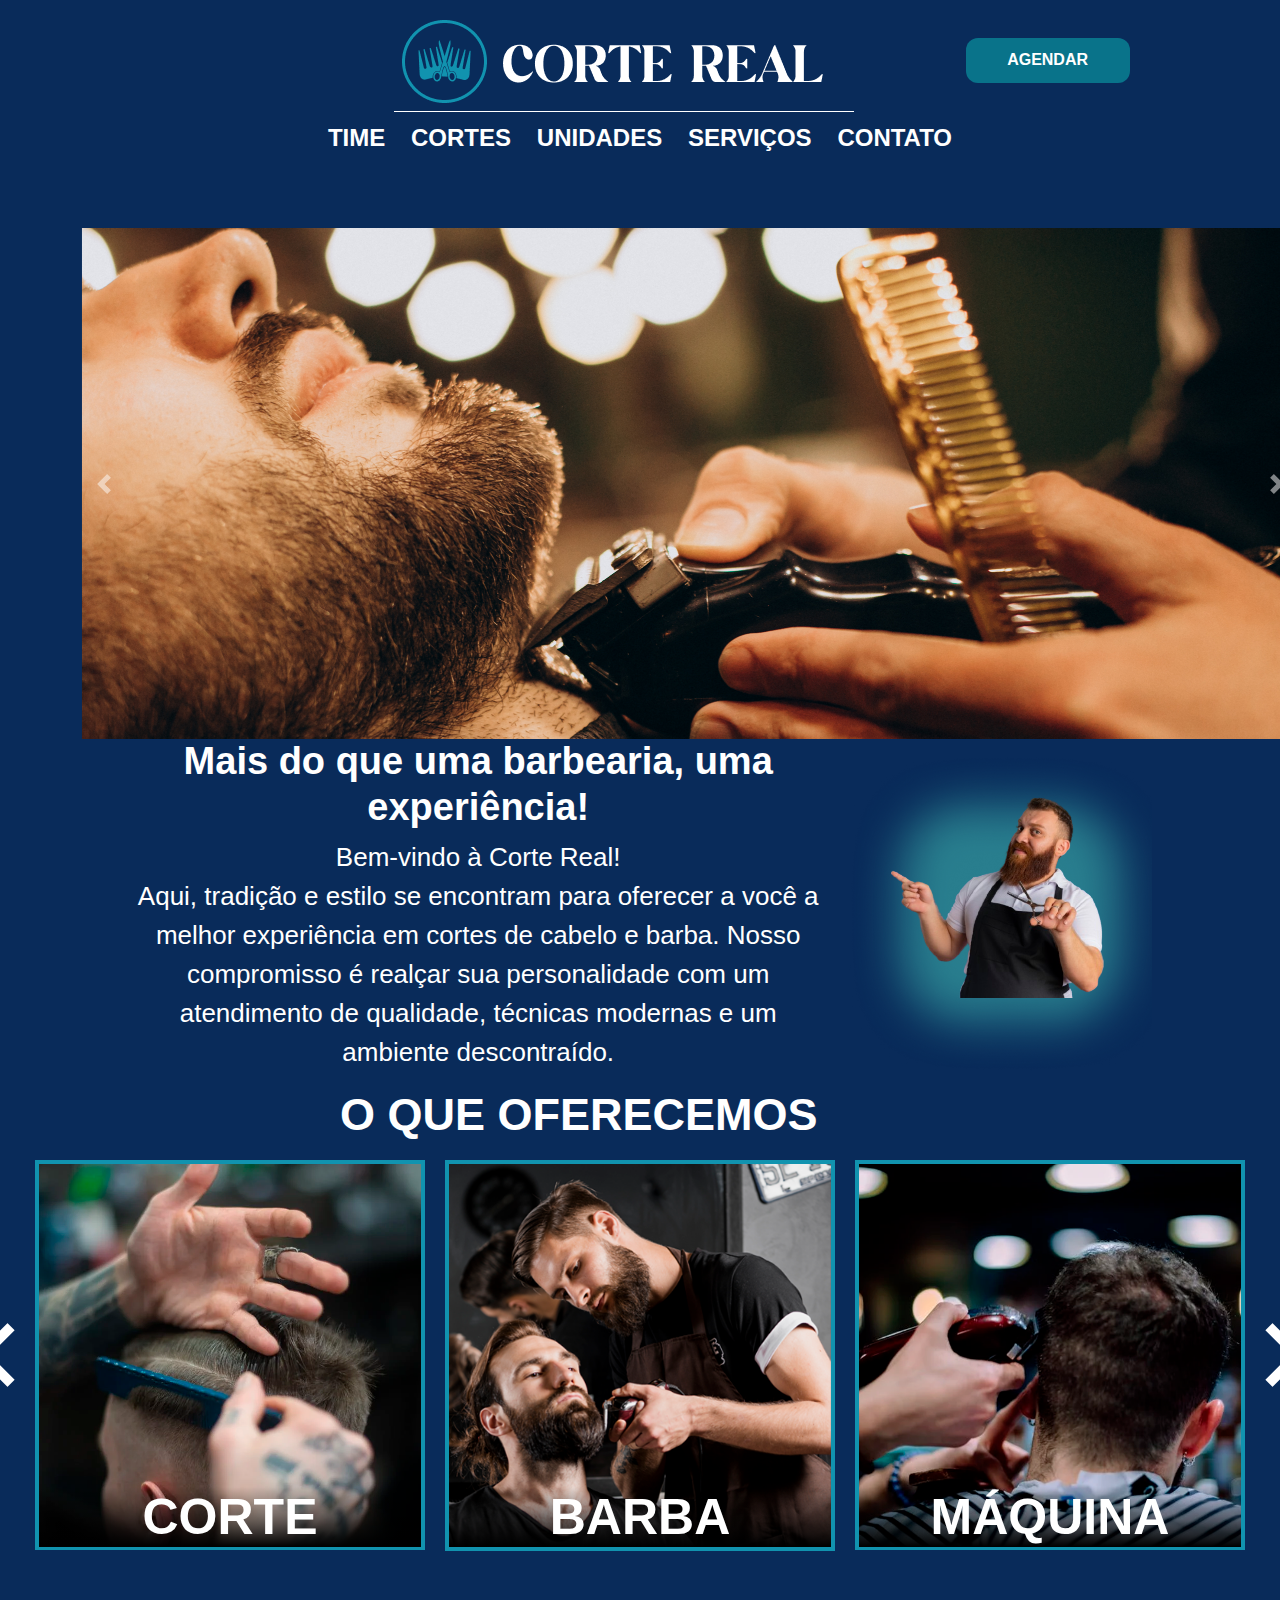
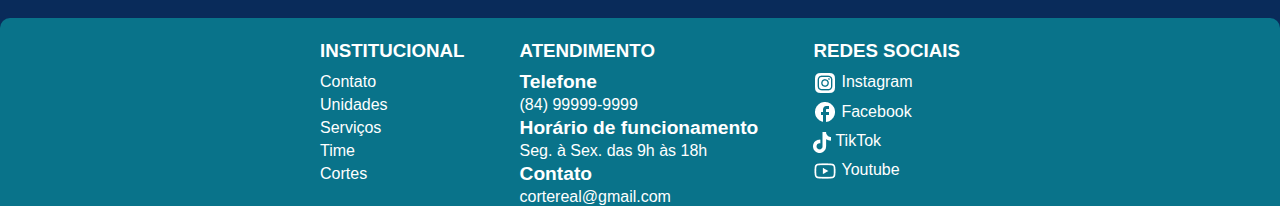
<file: index.html>
<!DOCTYPE html>
<html lang="pt-br">
<head>
    <meta charset="UTF-8">
    <meta name="viewport" content="width=device-width, initial-scale=1.0">
    <meta http-equiv="X-UA-Compatible" content="ie=edge">
    <link rel="stylesheet" href="https://cdn.jsdelivr.net/npm/bootstrap@4.0.0/dist/css/bootstrap.min.css" integrity="sha384-Gn5384xqQ1aoWXA+058RXPxPg6fy4IWvTNh0E263XmFcJlSAwiGgFAW/dAiS6JXm" crossorigin="anonymous">
    <link rel="stylesheet" href="CSS/main.css">
    <link rel="stylesheet" href="CSS/index.css">
    <title>Corte Real</title>
</head>
<body>
    <header>
        <div class="part1">
            <h1><a href="index.html"><img src="Mídia/Imagens/Página inicial/logo.png" alt="Logo da barbearia Corte Real"></a></h1>
            <button onclick="window.location.href='agendamento.html'" class="alexandria-bold">AGENDAR</button>
        </div>
        <nav>
            <ul>
                <li><a href="time.html" class="alexandria-bold">TIME</a></li>
                <li><a href="cortes.html" class="alexandria-bold">CORTES</a></li>
                <li><a href="unidades.html" class="alexandria-bold">UNIDADES</a></li>
                <li><a href="servicos.html" class="alexandria-bold">SERVIÇOS</a></li>
                <li><a href="contato.html" class="alexandria-bold">CONTATO</a></li>
            </ul>
        </nav>
    </header>

    <!-- MAIN -->
    <main>
        <article>
         
            <div id="carouselExampleSlidesOnly" class="carousel slide" data-ride="carousel">
                <div class="carousel-inner">
                    <div class="carousel-item active">
                        <figure><img class="d-block w-100" src="Mídia/Imagens/Página inicial/img1.png" alt="Primeiro Slide" width="1216"></figure>
                    </div>
                    <div class="carousel-item">
                        <figure><img class="d-block w-100" src="Mídia/Imagens/Página inicial/img2.png" alt="Segundo Slide" width="1216"></figure>
                    </div>
                    <div class="carousel-item">
                        <figure><img class="d-block w-100" src="Mídia/Imagens/Página inicial/img3.png" alt="Terceiro Slide" width="1216"></figure>
                    </div>
                    <div class="carousel-item">
                        <figure><img class="d-block w-100" src="Mídia/Imagens/Página inicial/img4.png" alt="Quarto Slide" width="1216"></figure>
                    </div>
                </div>
                <a class="carousel-control-prev" href="#carouselExampleSlidesOnly" role="button" data-slide="prev">
                    <span class="carousel-control-prev-icon" aria-hidden="true"></span>
                    <span class="sr-only">Previous</span>
                </a>
                <a class="carousel-control-next" href="#carouselExampleSlidesOnly" role="button" data-slide="next">
                    <span class="carousel-control-next-icon" aria-hidden="true"></span>
                    <span class="sr-only">Next</span>
                  </a>
            </div>
            <section id="index1">
                <div class="texto">
                    <h3 class="almarai-bold">Mais do que uma barbearia, uma experiência!</h3>
                    <p class="almarai-regular">Bem-vindo à Corte Real!<br>Aqui, tradição e estilo se encontram para oferecer a você a melhor experiência em cortes de cabelo e barba. Nosso compromisso é realçar sua personalidade com um atendimento de qualidade, técnicas modernas e um ambiente descontraído.</p>
                </div>
                <figure><img src="Mídia/Imagens/Página inicial/img5.png" alt="Imagem de um homem apontando para o que esta escrito"></figure>
            </section>
            <button onclick="window.location.href='agendamento.html'" id="botaomain" class="alexandria-bold">AGENDAR SERVIÇO</button>
            <section id="index2">
                <h2 class="alexandria-bold">O QUE OFERECEMOS</h2>
                <div class="container">
                    <a href="" id="seta1"><img src="Mídia/Ícones/Inicial/seta.png" alt="Ícone de seta"></a>
                    <div class="cardindex">
                        <img src="Mídia/Imagens/Serviços/corte.png" alt="Imagem do serviço de corte">
                        <h4>CORTE</h4>
                    </div>
                    <div class="cardindex dois">
                        <img src="Mídia/Imagens/Serviços/barba.png" alt="Imagem do serviço de corte">
                        <h4>BARBA</h4>
                    </div>
                    <div class="cardindex tres">
                        <img src="Mídia/Imagens/Serviços/maquina.png" alt="Imagem do serviço de corte">
                        <h4>MÁQUINA</h4>
                    </div>
                    <a href="" id="seta2"><img src="Mídia/Ícones/Inicial/seta.png" alt="Ícone de seta"></a>
                </div>
            </section>
        </article>
    </main>
    
    <!-- FOOTER -->
    <footer>
        <div class="contfooter">
            <div id="institucional">
                <h3>INSTITUCIONAL</h3>
                <ul>
                    <li><a href="contato.html">Contato</a></li>
                    <li><a href="unidades.html">Unidades</a></li>
                    <li><a href="servicos.html">Serviços</a></li>
                    <li><a href="time.html">Time</a></li>
                    <li><a href="cortes.html">Cortes</a></li>
                </ul>
            </div>
            <div id="atendimento">
                <h3>ATENDIMENTO</h3>
                <ul>
                    <li>
                        <h4>Telefone</h4>
                        <p>(84) 99999-9999</p>
                    </li>
                    <li id="hr">
                        <h4>Horário de funcionamento</h4>
                        <p>Seg. à Sex. das 9h às 18h</p>
                    </li>
                    <li>
                        <h4>Contato</h4>
                        <p>cortereal@gmail.com</p>
                    </li>
                </ul>
            </div>
            <div id="redes">
                <h3>REDES SOCIAIS</h3>
                <ul>
                    <li><a href=""><img src="Mídia/Ícones/Geral/instagram.png" alt="Logo do Instagram">Instagram</a></li>
                    <li><a href=""><img src="Mídia/Ícones/Geral/facebook.png" alt="Logo do Facebook">Facebook</a></li>
                    <li><a href=""><img src="Mídia/Ícones/Geral/tiktok.png" alt="Logo do TikTok">TikTok</a></li>
                    <li><a href=""><img src="Mídia/Ícones/Geral/youtube.png" alt="Logo do Youtube">Youtube</a></li>
                </ul>
            </div>
        </div>
    </footer>

   <!-- JS do Bootstrap -->
    <script src="https://code.jquery.com/jquery-3.5.1.min.js"></script>
    <script src="https://cdn.jsdelivr.net/npm/@popperjs/core@2.5.3/dist/umd/popper.min.js"></script>
    <script src="https://stackpath.bootstrapcdn.com/bootstrap/4.5.2/js/bootstrap.min.js"></script>

</body>
</html>
</file>
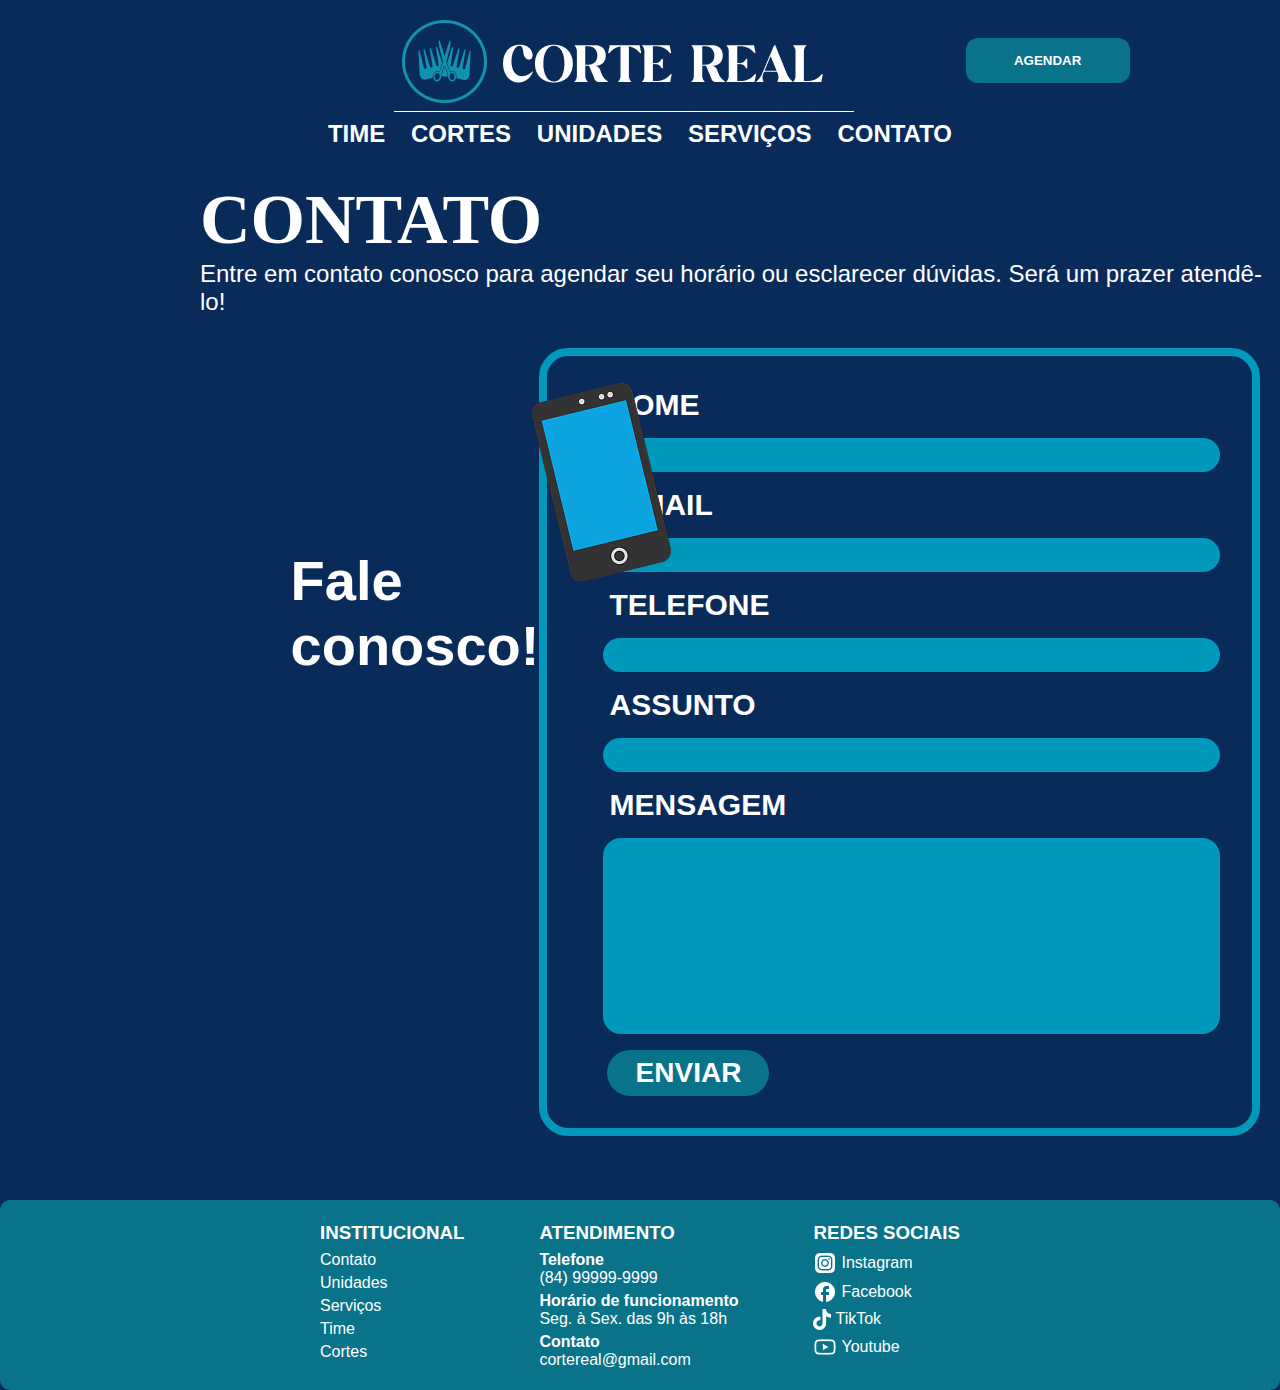
<file: contato.html>
<!DOCTYPE html>
<html lang="pt-br">
<head>
    <meta charset="UTF-8">
    <meta name="viewport" content="width=device-width, initial-scale=1.0">
    <meta http-equiv="X-UA-Compatible" content="ie=edge">
    <link rel="stylesheet" href="CSS/main.css">
    <link rel="stylesheet" href="CSS/contato.css">
    <title>Corte Real</title>
</head>
<body>
    <header>
        <div class="part1">
            <h1><a href="index.html"><img src="Mídia/Imagens/Página inicial/logo.png" alt="Logo da barbearia Corte Real"></a></h1>
            <button onclick="window.location.href='agendamento.html'" class="alexandria-bold">AGENDAR</button>
        </div>
        <nav>
            <ul>
                <li><a href="time.html">TIME</a></li>
                <li><a href="cortes.html">CORTES</a></li>
                <li><a href="unidades.html">UNIDADES</a></li>
                <li><a href="servicos.html">SERVIÇOS</a></li>
                <li><a href="contato.html">CONTATO</a></li>
            </ul>
        </nav>
    </header>

    <!-- MAIN -->
    <main>
        <article>
            <h2 class="moglite">CONTATO</h2>
            <p class="almarai-regular">Entre em contato conosco para agendar seu horário ou esclarecer dúvidas. Será um prazer atendê-lo!</p>
            <section id="pg_contato">
                <div>
                    <h2 class="alexandria-bold">Fale<br>conosco!</h2>
                    <img src="Mídia/Imagens/Contato/image.png" alt="Imagem de um celular">
                </div>
                <form id="contato">
                    <label for="nome">NOME</label>
                    <input type="text" id="nome">
                    <label for="email">E-MAIL</label>
                    <input type="email" id="email">
                    <label for="telefone">TELEFONE</label>
                    <input type="tel" id="telefone">
                    <label for="assunto">ASSUNTO</label>
                    <input type="text" id="assunto">
                    <label for="mensagem">MENSAGEM</label>
                    <textarea name="mensagem" id="mensagem" cols="30" rows="10"></textarea>
                    <button>ENVIAR</button>
                </form>
            </section>
        </article>
    </main>
    
    <!-- FOOTER -->
    <footer>
        <div class="contfooter">
            <div id="institucional">
                <h3>INSTITUCIONAL</h3>
                <ul>
                    <li><a href="contato.html">Contato</a></li>
                    <li><a href="unidades.html">Unidades</a></li>
                    <li><a href="servicos.html">Serviços</a></li>
                    <li><a href="time.html">Time</a></li>
                    <li><a href="cortes.html">Cortes</a></li>
                </ul>
            </div>
            <div id="atendimento">
                <h3>ATENDIMENTO</h3>
                <ul>
                    <li>
                        <h4>Telefone</h4>
                        <p>(84) 99999-9999</p>
                    </li>
                    <li>
                        <h4>Horário de funcionamento</h4>
                        <p>Seg. à Sex. das 9h às 18h</p>
                    </li>
                    <li>
                        <h4>Contato</h4>
                        <p>cortereal@gmail.com</p>
                    </li>
                </ul>
            </div>
            <div id="redes">
                <h3>REDES SOCIAIS</h3>
                <ul>
                    <li><a href=""><img src="Mídia/Ícones/Geral/instagram.png" alt="Logo do Instagram">Instagram</a></li>
                    <li><a href=""><img src="Mídia/Ícones/Geral/facebook.png" alt="Logo do Facebook">Facebook</a></li>
                    <li><a href=""><img src="Mídia/Ícones/Geral/tiktok.png" alt="Logo do TikTok">TikTok</a></li>
                    <li><a href=""><img src="Mídia/Ícones/Geral/youtube.png" alt="Logo do Youtube">Youtube</a></li>
                </ul>
            </div>
        </div>
    </footer>
</body>
</html>
</file>
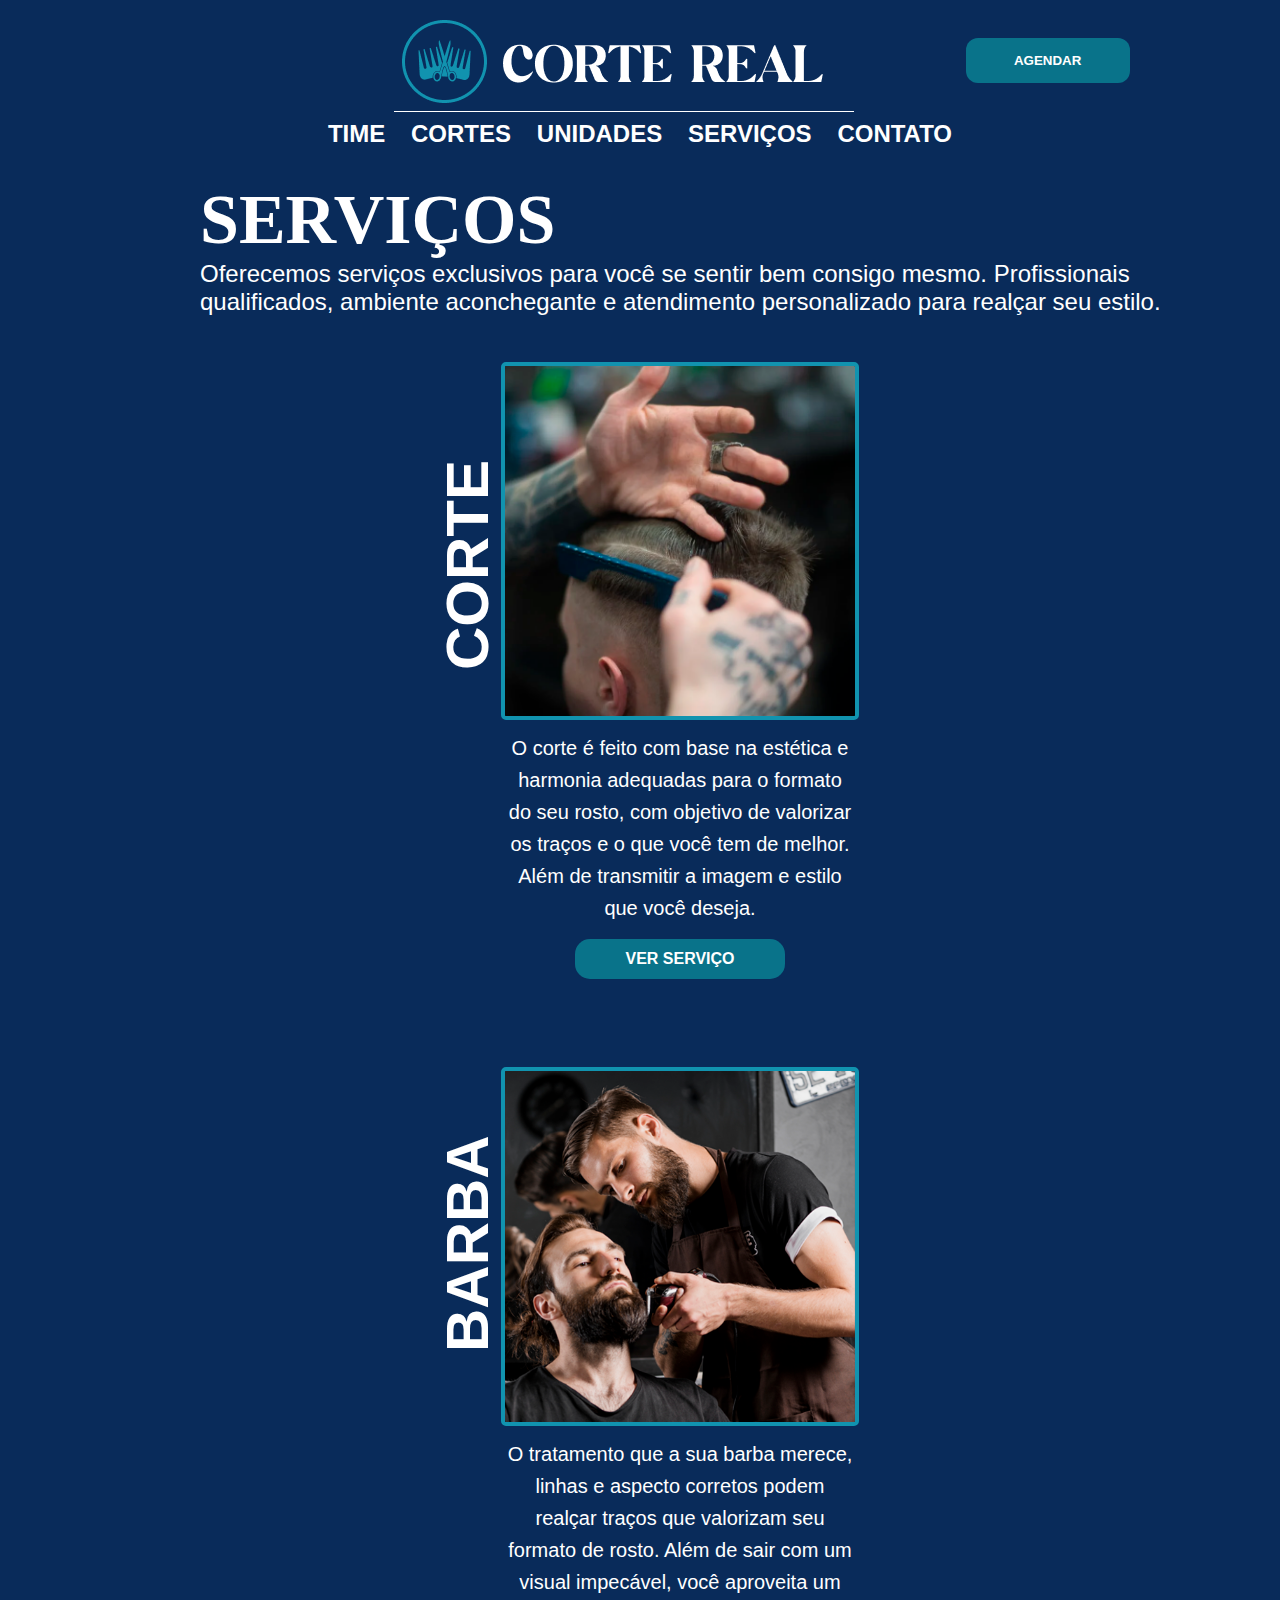
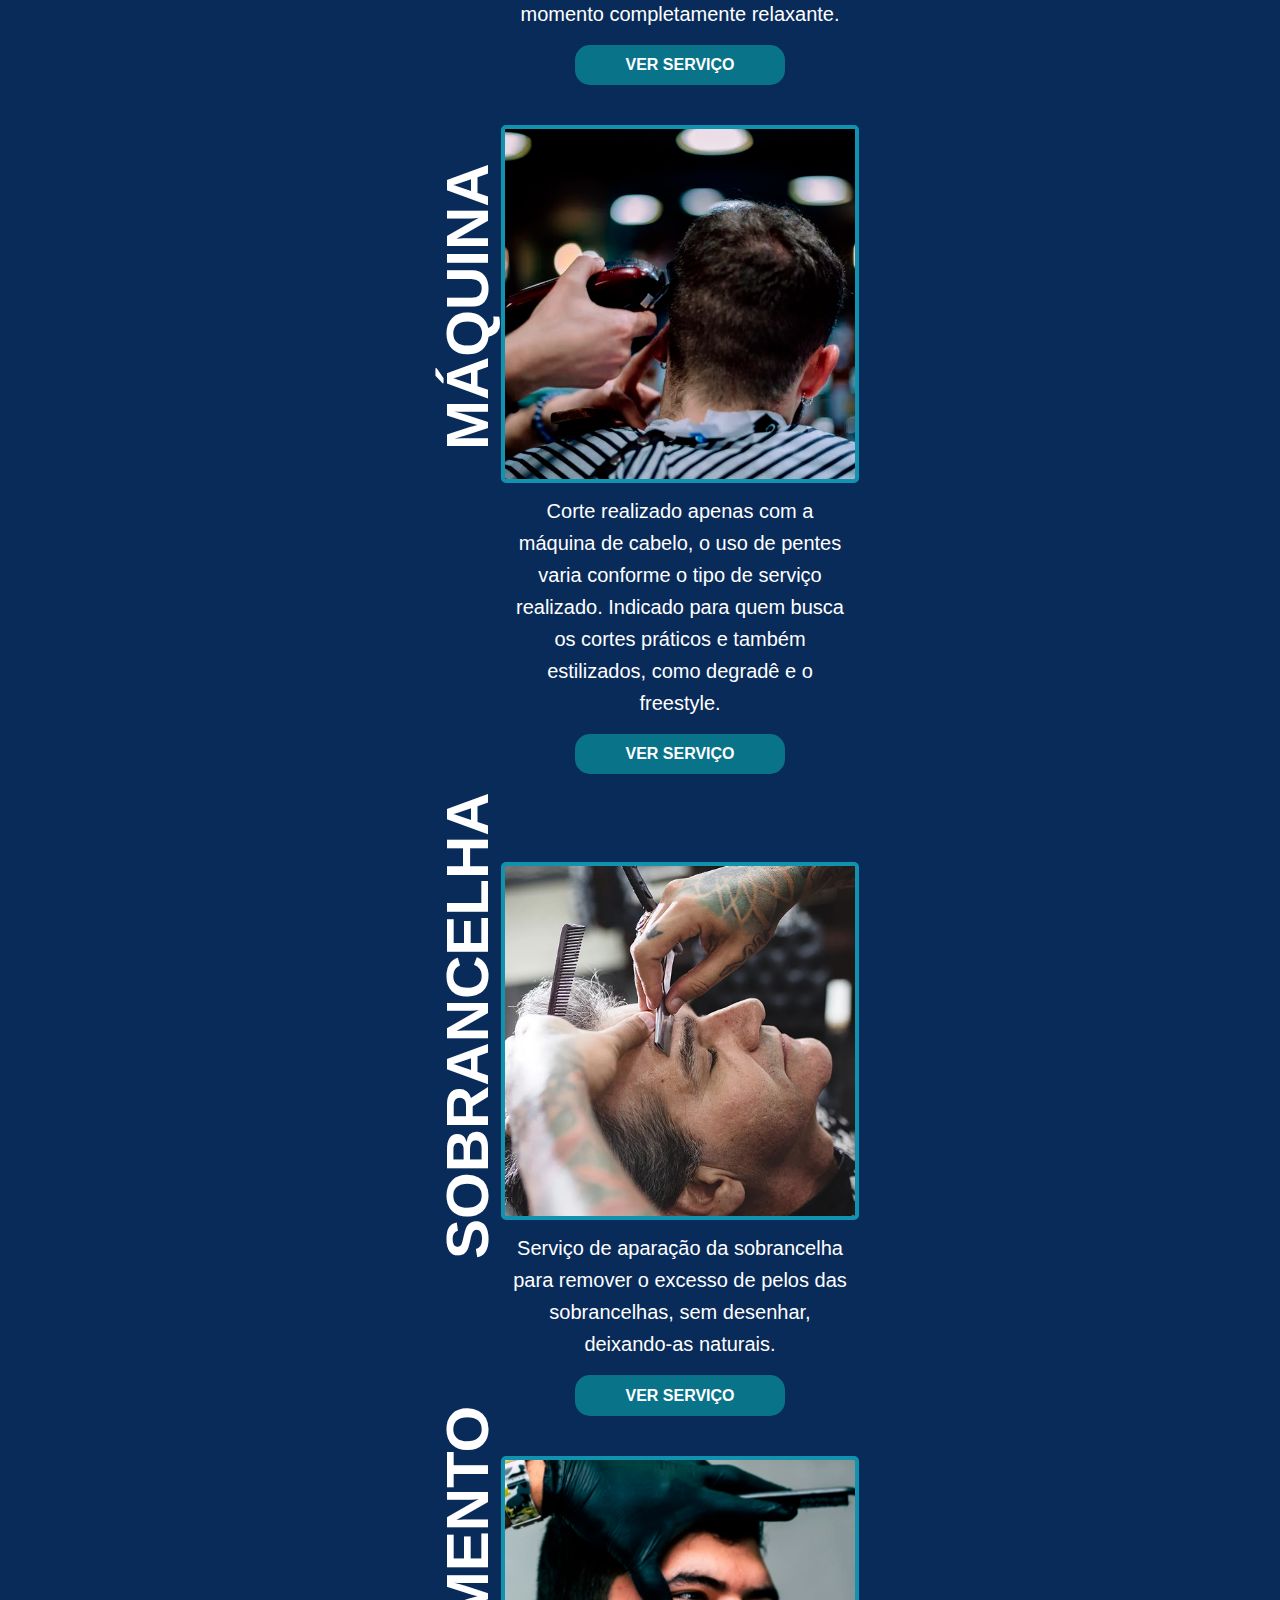
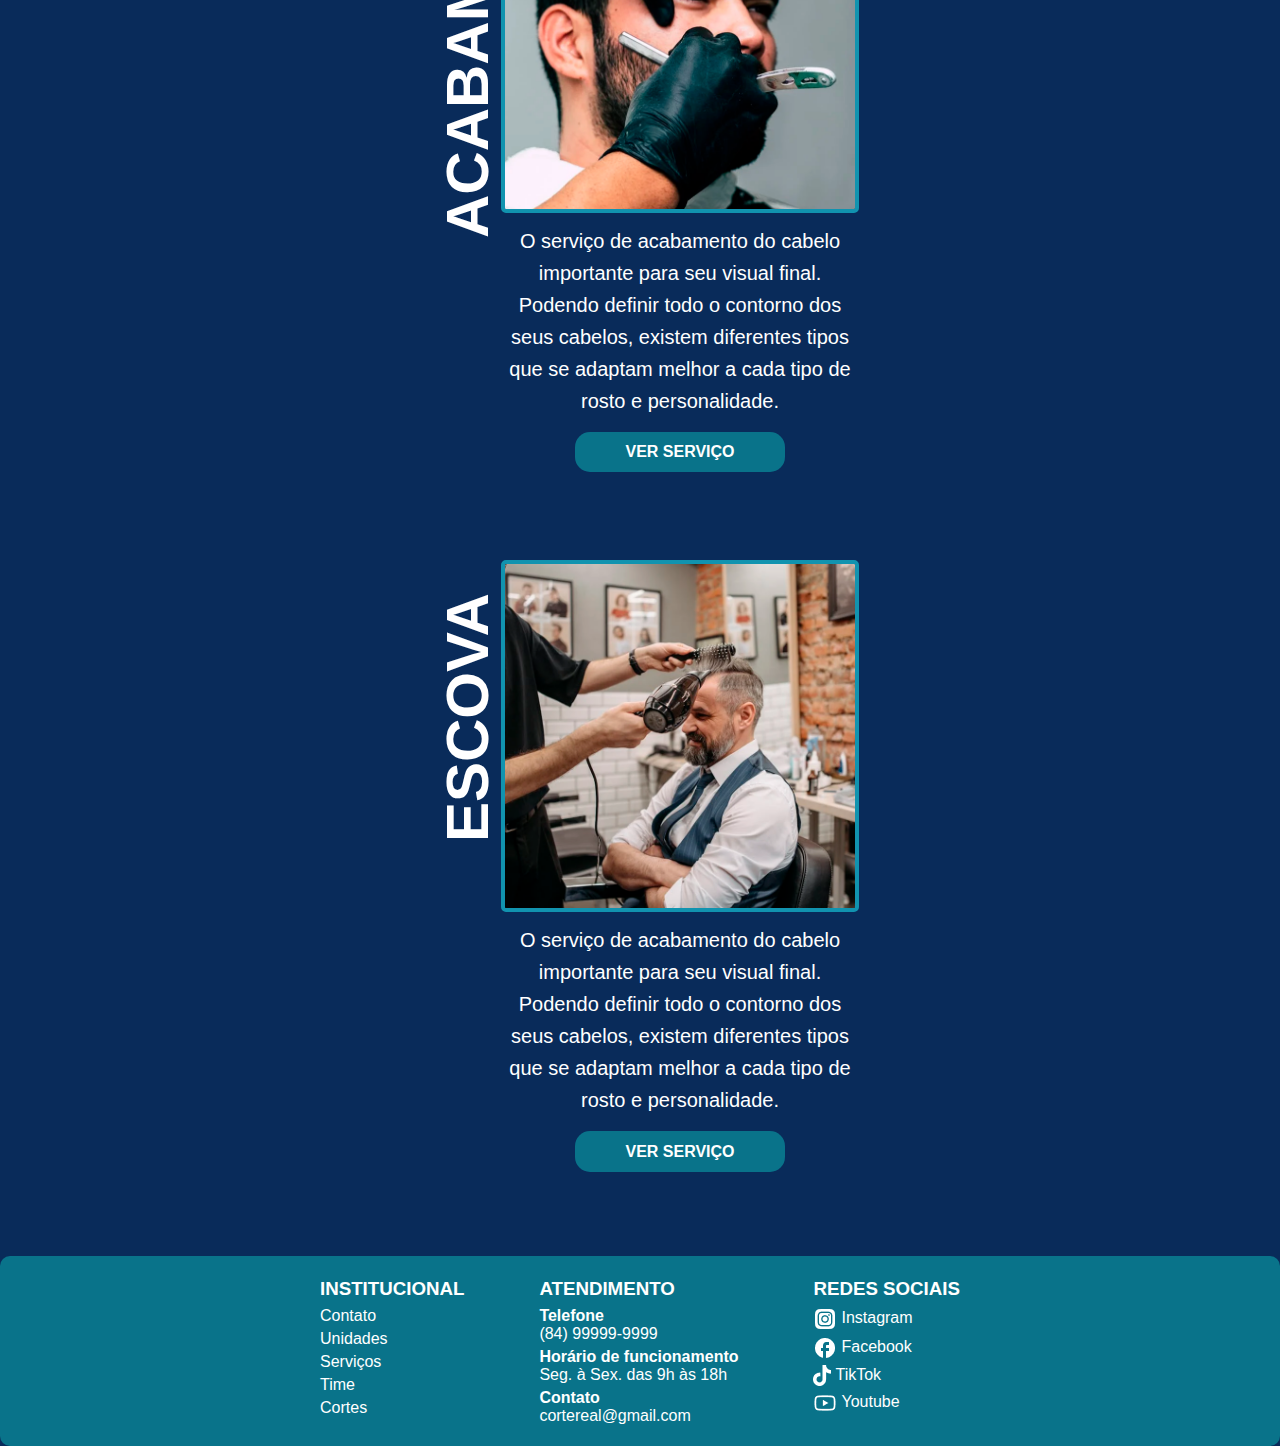
<file: servicos.html>
<!DOCTYPE html>
<html lang="pt-br">
<head>
    <meta charset="UTF-8">
    <meta name="viewport" content="width=device-width, initial-scale=1.0">
    <meta http-equiv="X-UA-Compatible" content="ie=edge">
    <link rel="stylesheet" href="CSS/main.css">
    <link rel="stylesheet" href="CSS/servicos.css">
    <title>Corte Real</title>
</head>
<body>
    <header>
        <div class="part1">
            <h1><a href="index.html"><img src="Mídia/Imagens/Página inicial/logo.png" alt="Logo da barbearia Corte Real"></a></h1>
            <button onclick="window.location.href='agendamento.html'" class="alexandria-bold">AGENDAR</button>
        </div>
        <nav>
            <ul>
                <li><a href="time.html">TIME</a></li>
                <li><a href="cortes.html">CORTES</a></li>
                <li><a href="unidades.html">UNIDADES</a></li>
                <li><a href="servicos.html">SERVIÇOS</a></li>
                <li><a href="contato.html">CONTATO</a></li>
            </ul>
        </nav>
    </header>

    <!-- MAIN -->
    <main>
        <article>
            <h2 class="moglite">SERVIÇOS</h2>
            <p class="almarai-regular">Oferecemos serviços exclusivos para você se sentir bem consigo mesmo. Profissionais qualificados,
                ambiente aconchegante e atendimento personalizado para realçar seu estilo.</p>
            <div class="container">
                <div class="card">
                    <h2>CORTE</h2>
                    <div>
                        <img src="Mídia/Imagens/Serviços/corte.png" alt="Imagem de um homem cortando seu cabelo">
                        <p>O corte é feito com base na estética e harmonia adequadas para o formato do seu rosto,
                            com objetivo de valorizar os traços e o que você tem de melhor. Além de transmitir a imagem e estilo que você deseja.</p>
                        <button>VER SERVIÇO</button>
                    </div>
                </div>

                <div class="card down">
                    <h2>BARBA</h2>
                    <img src="Mídia/Imagens/Serviços/barba.png" alt="Imagem de um homem cortando sua barba">
                    <p>O tratamento que a sua barba merece, linhas e aspecto corretos podem realçar traços que valorizam seu formato de rosto.
                         Além de sair com um visual impecável, você aproveita um momento completamente relaxante.</p>
                    <button>VER SERVIÇO</button>
                </div>

                <div class="card">
                    <h2>MÁQUINA</h2>
                    <img src="Mídia/Imagens/Serviços/maquina.png" alt="Imagem de um barbeiro passando a máquina">
                    <p>Corte realizado apenas com a máquina de cabelo, o uso de pentes varia conforme o tipo de serviço realizado.
                         Indicado para quem busca os cortes práticos e também estilizados, como degradê e o freestyle.</p>
                    <button>VER SERVIÇO</button>
                </div>

                <div class="card down">
                    <h2 id="sobrancelha">SOBRANCELHA</h2>
                    <img src="Mídia/Imagens/Serviços/sobrancelha.png" alt="Imagem de um homem fazendo a sobrancelha">
                    <p>Serviço de aparação da sobrancelha para remover o excesso de pelos das sobrancelhas, sem desenhar, deixando-as naturais.</p>
                    <button>VER SERVIÇO</button>
                </div>

                <div class="card">
                    <h2 id="acabamento">ACABAMENTO</h2>
                    <img src="Mídia/Imagens/Serviços/acabamento.png" alt="Imagem de um homem realizando o acabamento dos detalhes da sua barba">
                    <p>O serviço de acabamento do cabelo importante para seu visual final.
                         Podendo definir todo o contorno dos seus cabelos, existem diferentes tipos que se adaptam melhor a cada tipo de rosto e personalidade.</p>
                    <button>VER SERVIÇO</button>
                </div>
                <div class="card down">
                    <h2>ESCOVA</h2>
                    <img src="Mídia/Imagens/Serviços/escova.png" alt="Imagem de um homem tendo seu cabelo escovado">
                    <p>O serviço de acabamento do cabelo importante para seu visual final.
                         Podendo definir todo o contorno dos seus cabelos, existem diferentes tipos que se adaptam melhor a cada tipo de rosto e personalidade.</p>
                    <button>VER SERVIÇO</button>
                </div>
            </div>
        </article>
    </main>
    
    <!-- FOOTER -->
    <footer>
        <div class="contfooter">
            <div id="institucional">
                <h3>INSTITUCIONAL</h3>
                <ul>
                    <li><a href="contato.html">Contato</a></li>
                    <li><a href="unidades.html">Unidades</a></li>
                    <li><a href="servicos.html">Serviços</a></li>
                    <li><a href="time.html">Time</a></li>
                    <li><a href="cortes.html">Cortes</a></li>
                </ul>
            </div>
            <div id="atendimento">
                <h3>ATENDIMENTO</h3>
                <ul>
                    <li>
                        <h4>Telefone</h4>
                        <p>(84) 99999-9999</p>
                    </li>
                    <li>
                        <h4>Horário de funcionamento</h4>
                        <p>Seg. à Sex. das 9h às 18h</p>
                    </li>
                    <li>
                        <h4>Contato</h4>
                        <p>cortereal@gmail.com</p>
                    </li>
                </ul>
            </div>
            <div id="redes">
                <h3>REDES SOCIAIS</h3>
                <ul>
                    <li><a href=""><img src="Mídia/Ícones/Geral/instagram.png" alt="Logo do Instagram">Instagram</a></li>
                    <li><a href=""><img src="Mídia/Ícones/Geral/facebook.png" alt="Logo do Facebook">Facebook</a></li>
                    <li><a href=""><img src="Mídia/Ícones/Geral/tiktok.png" alt="Logo do TikTok">TikTok</a></li>
                    <li><a href=""><img src="Mídia/Ícones/Geral/youtube.png" alt="Logo do Youtube">Youtube</a></li>
                </ul>
            </div>
        </div>
    </footer>
</body>
</html>
</file>
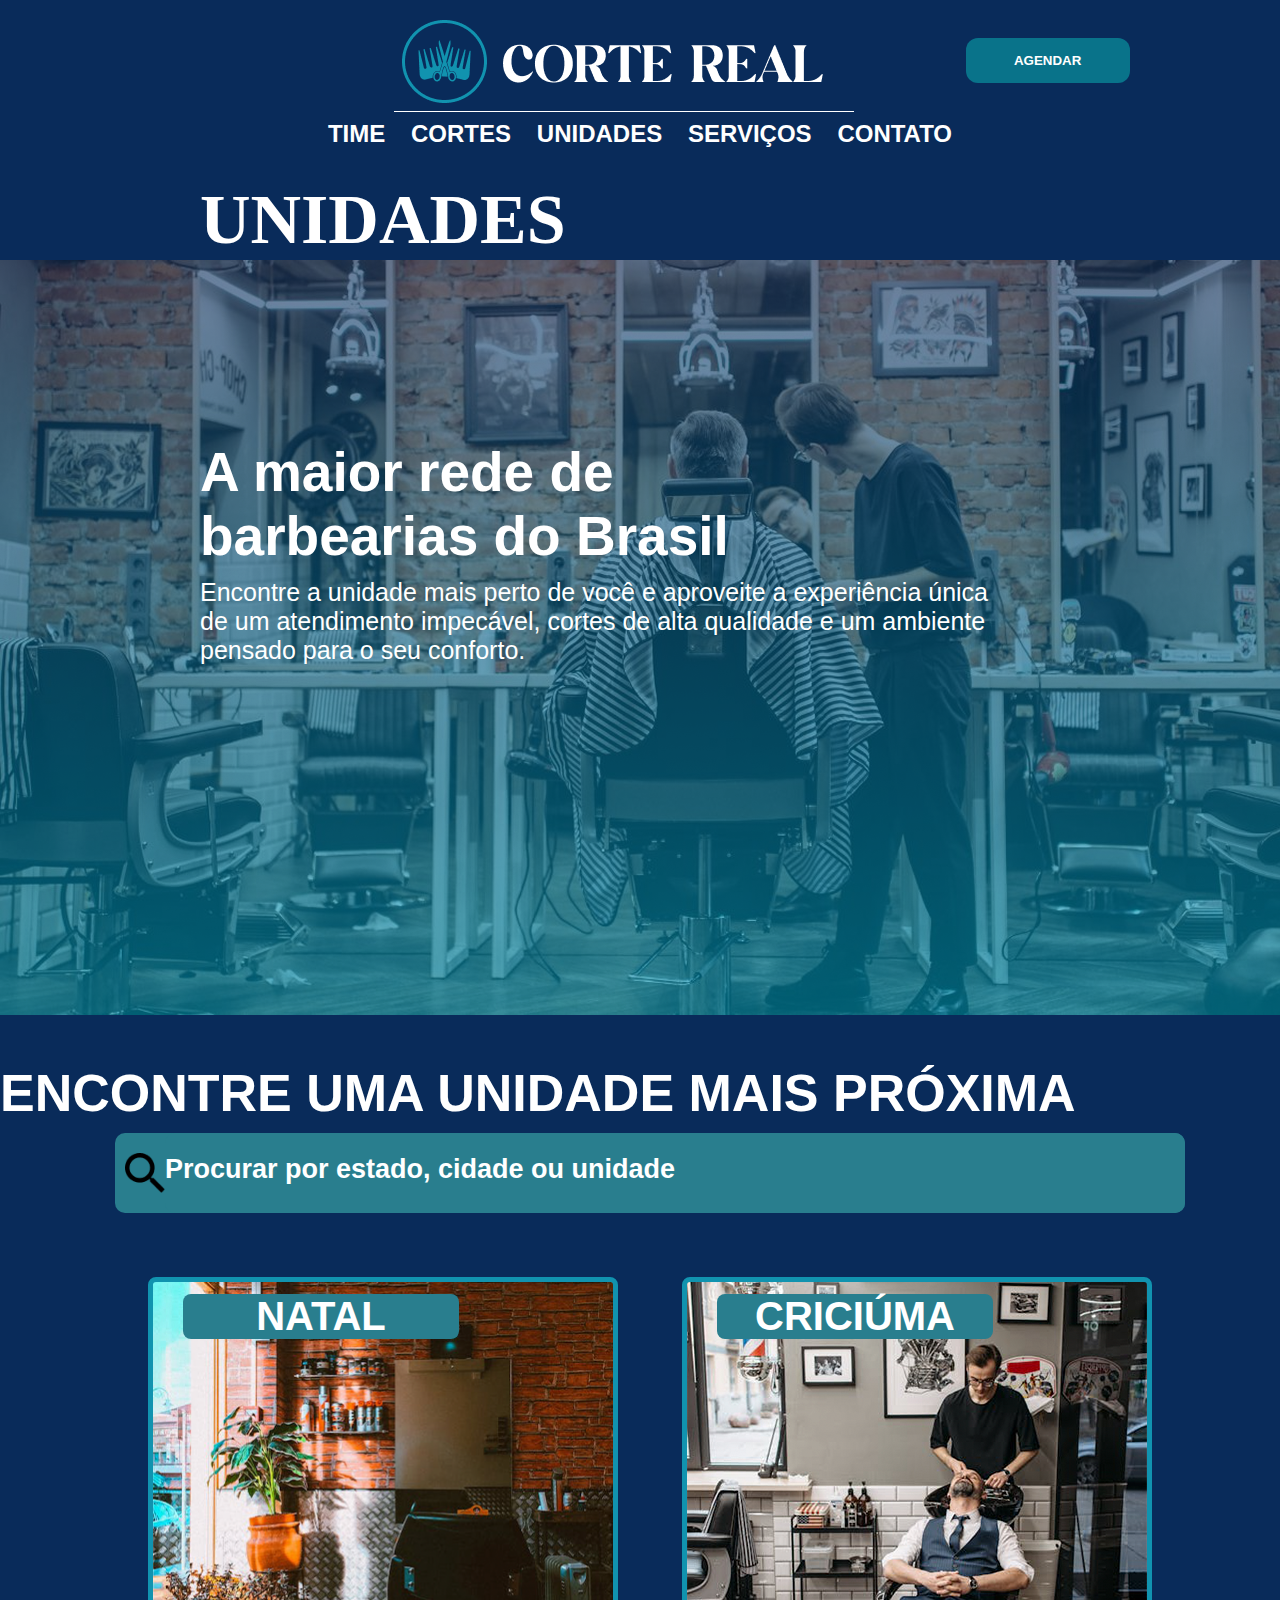
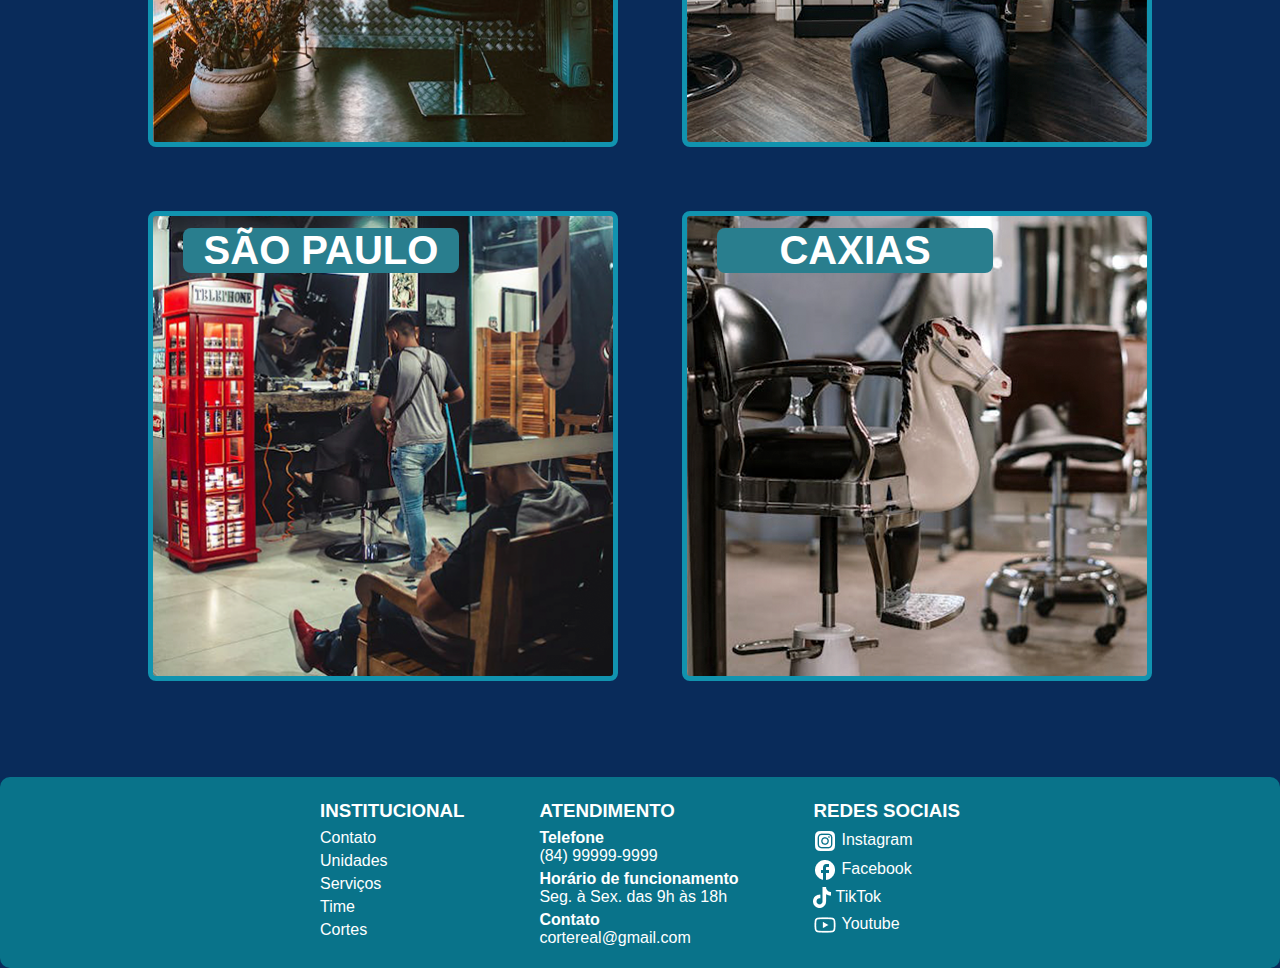
<file: unidades.html>
<!DOCTYPE html>
<html lang="pt-br">
<head>
    <meta charset="UTF-8">
    <meta name="viewport" content="width=device-width, initial-scale=1.0">
    <meta http-equiv="X-UA-Compatible" content="ie=edge">
    <link rel="stylesheet" href="CSS/unidades.css">
    <link rel="stylesheet" href="CSS/main.css">
    <title>Corte Real</title>
</head>
<body>
    <header>
        <div class="part1">
            <h1><a href="index.html"><img src="Mídia/Imagens/Página inicial/logo.png" alt="Logo da barbearia Corte Real"></a></h1>
            <button onclick="window.location.href='agendamento.html'" class="alexandria-bold">AGENDAR</button>
        </div>
        <nav>
            <ul>
                <li><a href="time.html">TIME</a></li>
                <li><a href="cortes.html">CORTES</a></li>
                <li><a href="unidades.html">UNIDADES</a></li>
                <li><a href="servicos.html">SERVIÇOS</a></li>
                <li><a href="contato.html">CONTATO</a></li>
            </ul>
        </nav>
    </header>

    <!-- MAIN -->
    <main>
        <article>
            <h2 class="moglite">UNIDADES</h2>
            <section>
                <section id="und">
                    <h3 class="alexandria-bold">A maior rede de<br>barbearias do Brasil</h3>
                    <p class="almarai-regular">Encontre a unidade mais perto de você e aproveite a experiência única<br>de um atendimento impecável,
                        cortes de alta qualidade e um ambiente<br>pensado para o seu conforto.</p>
                </section>
            </section>
            <section id="und2">
                <h3 class="alexandria">ENCONTRE UMA UNIDADE MAIS PRÓXIMA</h3>
                <form>
                    <input type="image" src="Mídia/Imagens/Unidades/lupa.png">
        
                    <input type="search" placeholder="Procurar por estado, cidade ou unidade" class="almarai-bold">
                </form>
                <div class="container">
                    <section class="unidade" id="natal">
                        <h3>NATAL</h3>
                    </section>

                    <section class="unidade" id="criciuma">
                        <h3>CRICIÚMA</h3>
                    </section>

                    <section class="unidade" id="sp">
                        <h3>SÃO PAULO</h3>
                    </section>

                    <section class="unidade" id="caxias">
                        <h3>CAXIAS</h3>
                    </section>
                </div>
            </section>
        </article>
    </main>
    
    <!-- FOOTER -->
    <footer>
        <div class="contfooter">
            <div id="institucional">
                <h3>INSTITUCIONAL</h3>
                <ul>
                    <li><a href="contato.html">Contato</a></li>
                    <li><a href="unidades.html">Unidades</a></li>
                    <li><a href="servicos.html">Serviços</a></li>
                    <li><a href="time.html">Time</a></li>
                    <li><a href="cortes.html">Cortes</a></li>
                </ul>
            </div>
            <div id="atendimento">
                <h3>ATENDIMENTO</h3>
                <ul>
                    <li>
                        <h4>Telefone</h4>
                        <p>(84) 99999-9999</p>
                    </li>
                    <li>
                        <h4>Horário de funcionamento</h4>
                        <p>Seg. à Sex. das 9h às 18h</p>
                    </li>
                    <li>
                        <h4>Contato</h4>
                        <p>cortereal@gmail.com</p>
                    </li>
                </ul>
            </div>
            <div id="redes">
                <h3>REDES SOCIAIS</h3>
                <ul>
                    <li><a href=""><img src="Mídia/Ícones/Geral/instagram.png" alt="Logo do Instagram">Instagram</a></li>
                    <li><a href=""><img src="Mídia/Ícones/Geral/facebook.png" alt="Logo do Facebook">Facebook</a></li>
                    <li><a href=""><img src="Mídia/Ícones/Geral/tiktok.png" alt="Logo do TikTok">TikTok</a></li>
                    <li><a href=""><img src="Mídia/Ícones/Geral/youtube.png" alt="Logo do Youtube">Youtube</a></li>
                </ul>
            </div>
        </div>
    </footer>
</body>
</html>
</file>
<file: CSS/main.css>
*{
    color: white;
    margin: 0em;
    padding: 0em;
}
body{
    background-color: #092B5A;
    color: white;
}
header{
    display: inline;
}
header h1{
    margin-top: 20px;
}
header div{
    display: flex;
    margin-left: 30px;
}
header nav{
    display: flex;
    justify-content: center;
}
header nav ul{
    display: flex;
    justify-content: space-around;
    align-items: center;
    width: 650px;
}
header nav ul li a{
    font-family: "Alexandria", sans-serif;
    font-size: 24px;
    font-weight: bolder;
}
.part1 {
    display: flex;
    justify-content: space-evenly;
    align-items: center;
    width: 75%;
    margin-left: 22%;
    margin-right: 15%;
}
.part1 button{
    background-color: #09738A;
    font-family: "Alexandria", sans-serif;
    font-weight: 800;
    padding: 1em;
    border: none;
    border-radius: 12px;
    width: 164px;
    height: 45px;
    display: flex;
    align-items: center;
    justify-content: center;
}
.part1 button:focus {
    outline: none;
}
.part2 {
    display: flex;
    align-items: flex-start;
    justify-content: flex-start;
    gap: 20px;
}
.part2 h3{
    margin: 0;
}
.part2 p{
    margin: 0;
}
.part2 img{
    max-width: 100px;
    height: auto;
}
li{
    list-style-type: none;
    color: white;
}
a{
    color:white;
    text-decoration: none;
}
a:hover{
    text-decoration: none;
    color: white;
}
main article figure{
    width: 1216px;
    margin: 0 auto;
}
#carouselExampleSlidesOnly{
    width: 1380px;
    margin: 0 auto;
}
#index1 {
    display: flex;
    align-items: center;
    justify-content: space-between; 
    gap: 20px; 
    width: 80%;
    margin: 0 auto;
}

#index1 div.texto {
    display: flex;
    flex-direction: column; 
    max-width: 80%;
}

#index1 figure {
    max-width: 685px; 
}

#index1 img {
    width: 100%; 
    height: auto
}
.texto h3{
    font-size: 38px;
    margin-bottom: 0.2em;
    text-align: center;
}
.texto p{
    font-size: 26px;
    text-align: center;
}
main{
    margin-top: 2em;
}
.container{
   display: flex;
   justify-content: center;
}
.container2{
    width: 80%;
    margin: 0 auto;
    padding: 20px;
}
.container2 h3{
    font-size: 24px;
    font-weight: bold;
    font-family: "Almarai", sans-serif;
    margin-bottom: 10px;
}
.container p{
    font-size: 16px; 
    line-height: 1.6; 
    margin: 0; 
    text-align: center;
}
.cardindex{
    font-family: "Alexandria", sans-serif;
    font-weight: bolder;
    font-style: normal;
    color: white;
    width: 390px;
    padding: 0.2em;
}
.cardindex img{
    width: 390px;
    border: 4px solid #1193AF;
}
footer{ 
    bottom: 0;
    left: 0;
    width: 100%;
    background-color: #09738A;
    display: flex;
    justify-content: space-around;
    border-radius: 10px;
    padding-top: 1.4em;
    padding-bottom: 1em;
    font-family: "Alexandria", sans-serif;
    margin-top: 4em
}
footer h3{
    font-size: 1.17em;
    font-weight: bold;
    margin-bottom: 7px
}
footer ul li{
    margin-bottom: 5px
}
footer ul li img{
    vertical-align: middle;
    margin-right: 4px;
}
footer ul li p{
    margin-bottom: 0
}
@import url('https://fonts.googleapis.com/css2?family=Alexandria:wght@100..900&display=swap');
.alexandria{
    font-family: "Alexandria", sans-serif;
    font-optical-sizing: auto;
    font-weight: 10px;
    font-style: normal;
}
.alexandria-bold{
    font-family: "Alexandria", sans-serif;
    font-weight: bolder;
    font-style: normal;
}
/* ALMARAI */
@import url('https://fonts.googleapis.com/css2?family=Almarai:wght@300;400;700;800&family=Inter:ital,opsz,wght@0,14..32,100..900;1,14..32,100..900&display=swap');
.almarai-light {
    font-family: "Almarai", sans-serif;
    font-weight: 300;
    font-style: normal;
  }
  
  .almarai-regular {
    font-family: "Almarai", sans-serif;
    font-weight: 400;
    font-style: normal;
  }
  
  .almarai-bold {
    font-family: "Almarai", sans-serif;
    font-weight: 700;
    font-style: normal;
  }
  
  .almarai-extrabold {
    font-family: "Almarai", sans-serif;
    font-weight: 800;
    font-style: normal;
  }
  
/* MOGLITE */
.moglite{
    font-family: url(Mídia/Fontes/Mogilte.otf);
    margin-left: 200px;
    font-size: 70px
}
@font-face {
    font-family: 'MinhaFonte';
    src: url('Mídia/Fontes/Mogilte.otf') format('opentype');
    font-weight: normal;
    font-style: normal;
}
.contfooter{
    display: flex;
    justify-content: space-between;
    width: 50%;
}
button{
    cursor: pointer
}
</file>
<file: CSS/index.css>
#institucional li{
    height: 18px;
}
#atendimento ul li{
    margin-bottom: 10px;
}
#atendimento ul li h4{
    font-size: 1.2em;
    font-weight: bold;
    padding: 0;
    margin-bottom: 0
}
#atendimento ul li{
    height: 36px
}
#botaomain{
    display: none;
}
#index2 .container{
    display: flex;
    justify-content: center;
    align-items: center;
    margin: 0 auto;
    gap: 20px;
}
#index2 h2{
    font-size: 45px;
    width: 600px;
    margin: 0 auto;
    margin-bottom: 15px;
}
#index2 .cardindex{
    position: relative;
    text-align: center;
    display: flex;
    justify-content: center;
}
#index2 .cardindex h4{
    position: absolute;
    font-weight: bold;
    font-size: 50px;
    bottom: -1px;
    width: 98%;
    background: linear-gradient(to top, black, transparent);
}
#index2 a{
    height: 64px;
}
#seta2{
    transform: rotate(180deg);
}
/* TIME */
@media screen and (max-width: 500px) {
    main{
        margin-top: 0;
    }
    h1{
        width: 80%;
        margin: 0 auto;
    }
    h1 a img{
        width: 380px
    }
    header {
      padding: 10px;
    }
    #index2 a{
        height: 34px;
    }
    .part1 {
      width: 100%;
      margin: 0;
      justify-content: space-between;
    }
    
    header nav ul {
      width: auto;       
      flex-wrap: wrap;   
      justify-content: center;
    }
    header nav ul li {
      margin: 5px;      
    }
    header nav ul li a {
      font-size: 18px;   
    }
  
    header > .part1 button{
        display: none;
    }
    #botaomain{
        display: block;
        display: flex;
        align-items: center;
        background-color: #09738A;
        font-family: "Alexandria", sans-serif;
        font-weight: 600;
        padding: 1em;
        border: none;
        border-radius: 12px;
        width: 190px;
        height: 45px;
        margin: 0 auto;
        margin-bottom: 20px;
    }
    #carouselExampleSlidesOnly {
      width: 100%;
      margin-bottom: 25px;
    }
    #carouselExampleSlidesOnly .carousel-inner,
    main article figure {
      width: 100%;
    }
  
    /* Seção Index1: Ajuste para empilhar imagem e texto */
    #index1 {
      width: 100%;
      flex-direction: column; /* Aqui alteramos para column para acomodar melhor o conteúdo */
      align-items: center;
      justify-content: center;
    }
    
    .texto h3,
    .texto p {
      text-align: center;
      padding: 0 10px;
    }

    .texto h3{
        font-size: 25px;
    }
    .texto p{
        font-size: 15px;
    }
    
    #index1 figure{
        display: none;
    }
    /* Seção Index2: Empilhar os itens e ajustar tamanhos */
    #index2 h2 {
      width: 100%;
      font-size: 31px;
      text-align: center;
      margin: 0 auto;
      margin-bottom: 15px;
    }
    #index2 .container {
      gap: 10px;
      align-items: center;
    }
    #index2 a img, #seta2 img{
        width: 20px;
    }
    #index2 .container .cardindex, #index2 .container .cardindex img{
        width: 280px;
    }
    #index2 .container .dois, #index2 .container .tres{
        display: none;
    }
    .cardindex {
      width: 90%;   /* Diminui a largura para caber na tela */
    }
    #index2 .cardindex h4{
        font-size: 42px
    }
    #index2 a {
      margin: 10px 0;
    }
    footer div div{
        font-size: small;
    }
    #atendimento ul #hr{
        margin-bottom: 27px;
    }
    /* Footer: Tornar o layout mais compacto */
    .contfooter {
      gap: 10px;
      width: 90%;
    }
  }
</file>
<file: CSS/contato.css>
main article p{
    font-size: 24px;
    margin-left: 200px
}
#pg_contato{
    display: flex;
    justify-content: space-between;
    width: 78%;
    margin: 0 auto;
    margin-top: 2em;
}
#pg_contato div{
    margin-left: 15%;
}
#pg_contato > div > h2{
    font-size: 56px;
    margin-top: 200px
}
#pg_contato > div > img{
    position: absolute;
    top: 370px;
    left: 490px
}
form#contato {
    display: flex;
    flex-direction: column;
    gap: 1em;
    width: 737px;
    border: 8px solid #0098BB;
    border-radius: 29px;
    padding: 2em;
}

form#contato label {
    margin-bottom: 0;
    font-weight: 900;
    font-family: "Alexandria", sans-serif;
    font-size: 30px;
    margin-left: 1em
}

form#contato input, 
form#contato textarea {
    padding: 0.5em;
    border: none;
    border-radius: 18px;
    background-color: #0098BB;
    color: white;
    font-size: 16px;
    width: 601px;
    margin-left: 1.5em;
    resize: none;
    font-family: "Alexandria", sans-serif;
}
form button{
    font-family: "Alexandria", sans-serif;
    font-size: 28px;
    font-weight: 900;
    background-color: #09738A;
    border: none;
    width: 162px;
    height: 46px;
    border-radius: 60px;
    margin-left: 1em;
}
</file>
<file: CSS/servicos.css>
main article p{
    font-size: 24px;
    margin-left: 200px;
    width: 80%;
}
/* .container{
    display: flex;
    justify-content: center;
    flex-wrap: wrap;
}
.container .card{
    width: 434px;
    position: relative;
    display: flex;
}
.container .card div{
    display: flex;
    flex-direction: column;
}
.container .card h2{
    font-family: "Alexandria", sans-serif;
    font-weight: bolder;
    font-size: 60px;
    transform: rotate(-90deg);
    max-width: 250px;
    position: absolute;
    left: 0
}
.container .card img{
    width: 350px;
    border-radius: 5px;
    border: 4px solid #1193AF
}
*/
main article .container{
    display: flex;
    justify-content: center;
    flex-wrap: wrap;
    margin: 0 auto;
    width: 80%;
    margin-top: 1.6em
}
.container .card {
    position: relative;     
    width: 434px;      
    margin: 20px;           
    padding-left: 80px;  
}
  .container .card h2 {
    position: absolute;       
    transform: rotate(-90deg);
    transform-origin: left center; 
    top: 50%;                      
    left: 1.4em;                       
    translate: 0 -50%;            
    font-family: "Alexandria", sans-serif;
    font-weight: bolder;
    font-size: 60px;
    white-space: nowrap;          
  }
  
  .container .card img {
    display: block;            
    margin: 0 auto;
    width: 350px;
    border-radius: 5px;
    border: 4px solid #1193AF;
  }
  
  .container .card p {
    font-family: "Almarai", sans-serif;
    font-size: 20px;
    text-align: center;
    max-width: 350px;
    margin: 0 auto;
    margin-top: 12px;
  }
  
  .container .card button {
    display: block;
    margin: 0 auto;
    background-color: #09738A;
    border: none;
    border-radius: 15px;
    width: 210px;
    font-family: "Alexandria", sans-serif;
    font-weight: bolder;
    font-size: 16px;
    padding: 0.7em;
    margin-top: 15px;
    transition: transform 0.5s ease-in-out;
}
.container .card button:hover{
    background-color: #1193AF;
    transform: scale(1.05);
}
#sobrancelha{
    top: 74%; 
}
#acabamento{
    top: 62%;
}
.down{
    padding-top: 3em
}
</file>
<file: CSS/unidades.css>
*{
    margin: 0
}
body{
    background-color: #092B5A;
}
#und{
    background-image: url("../Mídia/Imagens/Unidades/fundo.png");
    height: 755px
}
.unidade{
    width: 460px;
    height: 460px;
    border: 5px solid #1193AF;
    border-radius: 8px;
}
.unidade img{
    width: 460px;
}
#und2 .unidade h3{
    font-family: "Alexandria", sans-serif;
    font-size: 40px;
    font-weight: 800;
    background-color: #297E8E;
    max-width: 60%;
    max-height: 69px;
    border-radius: 8px;
    text-align: center;
    margin-left: 30px;
    margin-top: 12px;
}
.container{
    display: flex;
    flex-wrap: wrap;
    justify-content: center;
    gap: 4em;
    margin-top: 4em;
}
section form{
    display: flex;
    justify-content: center
}
form{
    width: 1060px;
    height: 80px;
    margin: 0 auto;
    display: flex;
    align-items: center;
    background-color: #297E8E;
    border-radius: 10px;
    padding-left: 10px;
}
form input[type="image"]{
    width: 40px;
}
form input[type="search"]{
    border: none;
    width: 1020px;
    height: 80px;
    background-color: #297E8E;
    border-radius: 10px;
}
form input::placeholder{
    color: white;
    font-size: 27px;
}
#und h3, #und p{
    margin-left: 200px;
}
#und h3{
    position: relative;
    top: 180px;
    font-size: 55px;
}
#und p{
    position: relative;
    top: 190px;
    font-size: 25px;
}
#und2{
    width: 1300px;
    margin: 0 auto;
    margin-top: 3em;
    margin-bottom: 6em;
}
#und2 h3{
    margin-bottom: 0.2em;
    font-size: 52px;
    font-weight: 900
}
article{
    margin: 0 auto;
}
#natal{
    background-image: url("../Mídia/Imagens/Unidades/natal.png");
    background-size: cover;
}
#criciuma{
    background-image: url("../Mídia/Imagens/Unidades/criciuma.png");
    background-size: cover;
}
#sp{
    background-image: url("../Mídia/Imagens/Unidades/sp.png");
    background-size: cover;
}
#caxias{
    background-image: url("../Mídia/Imagens/Unidades/caxias.png");
    background-size: cover;
}
</file>
